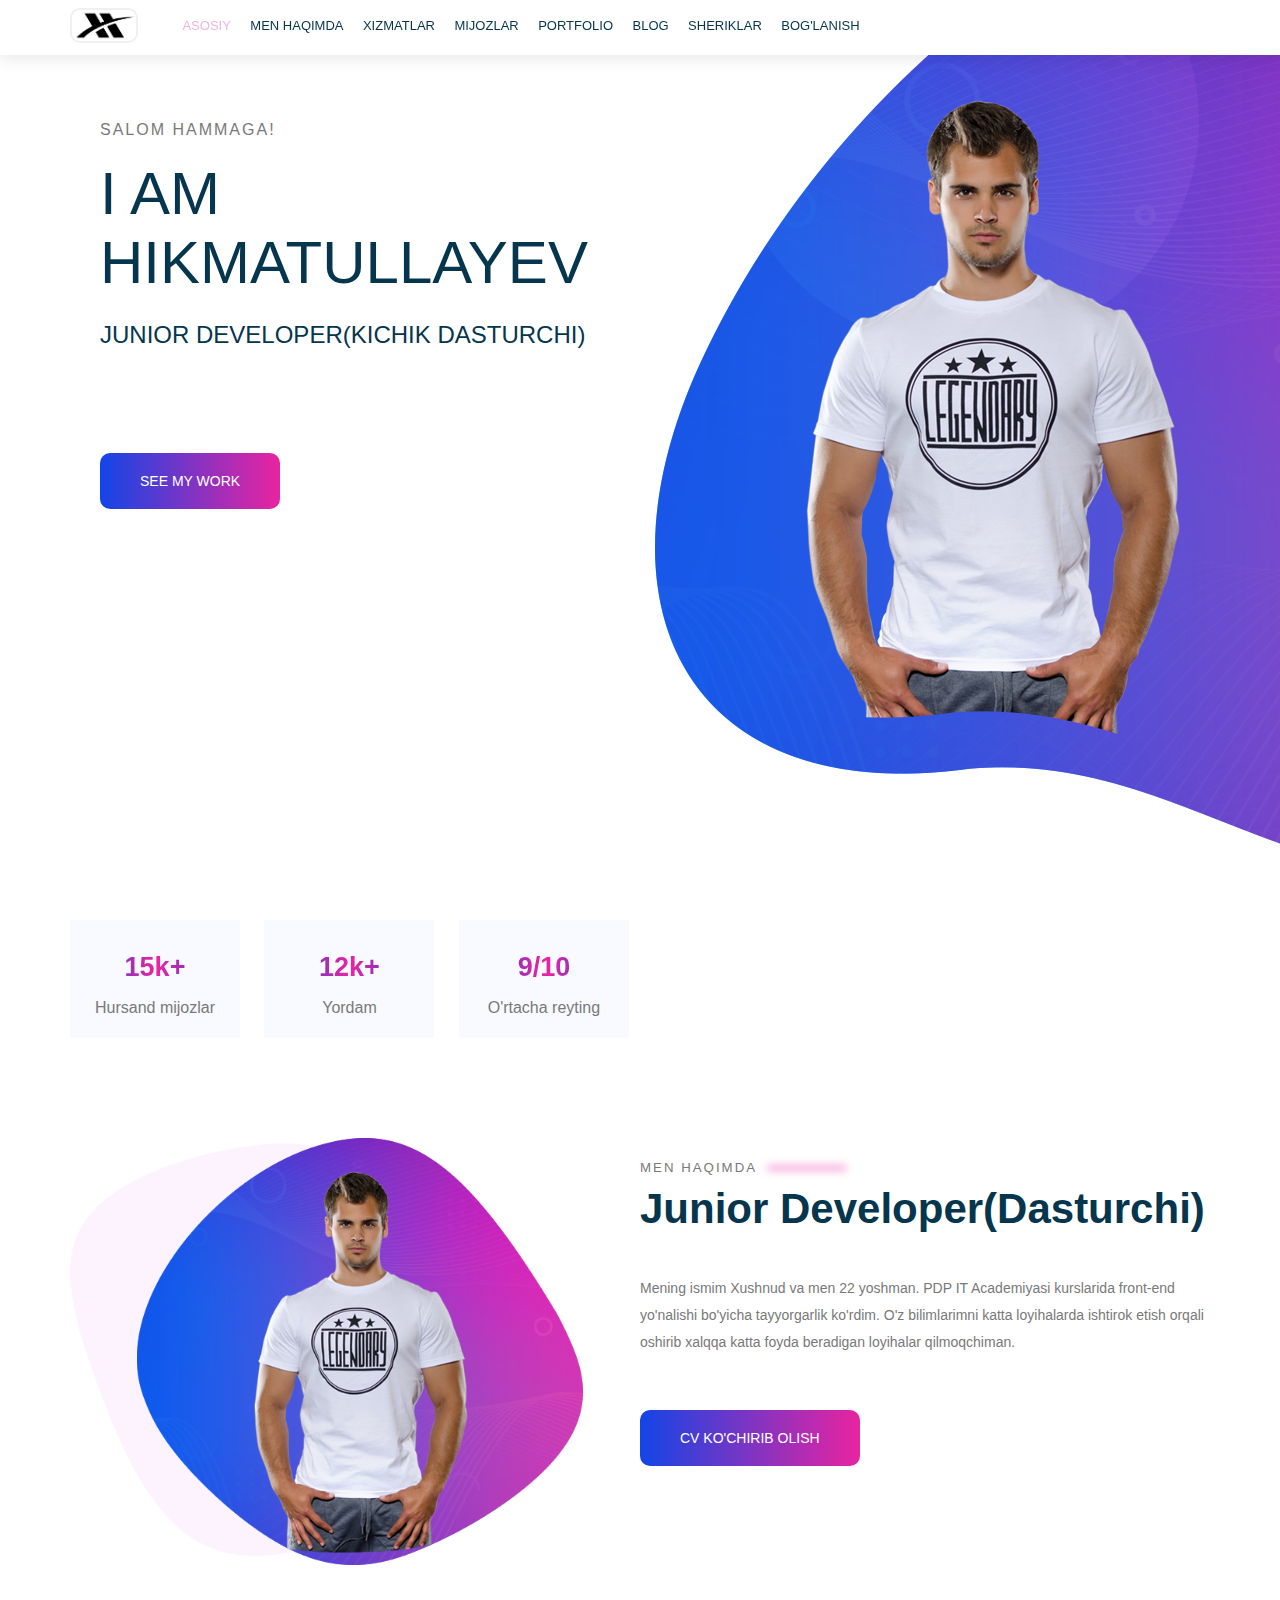
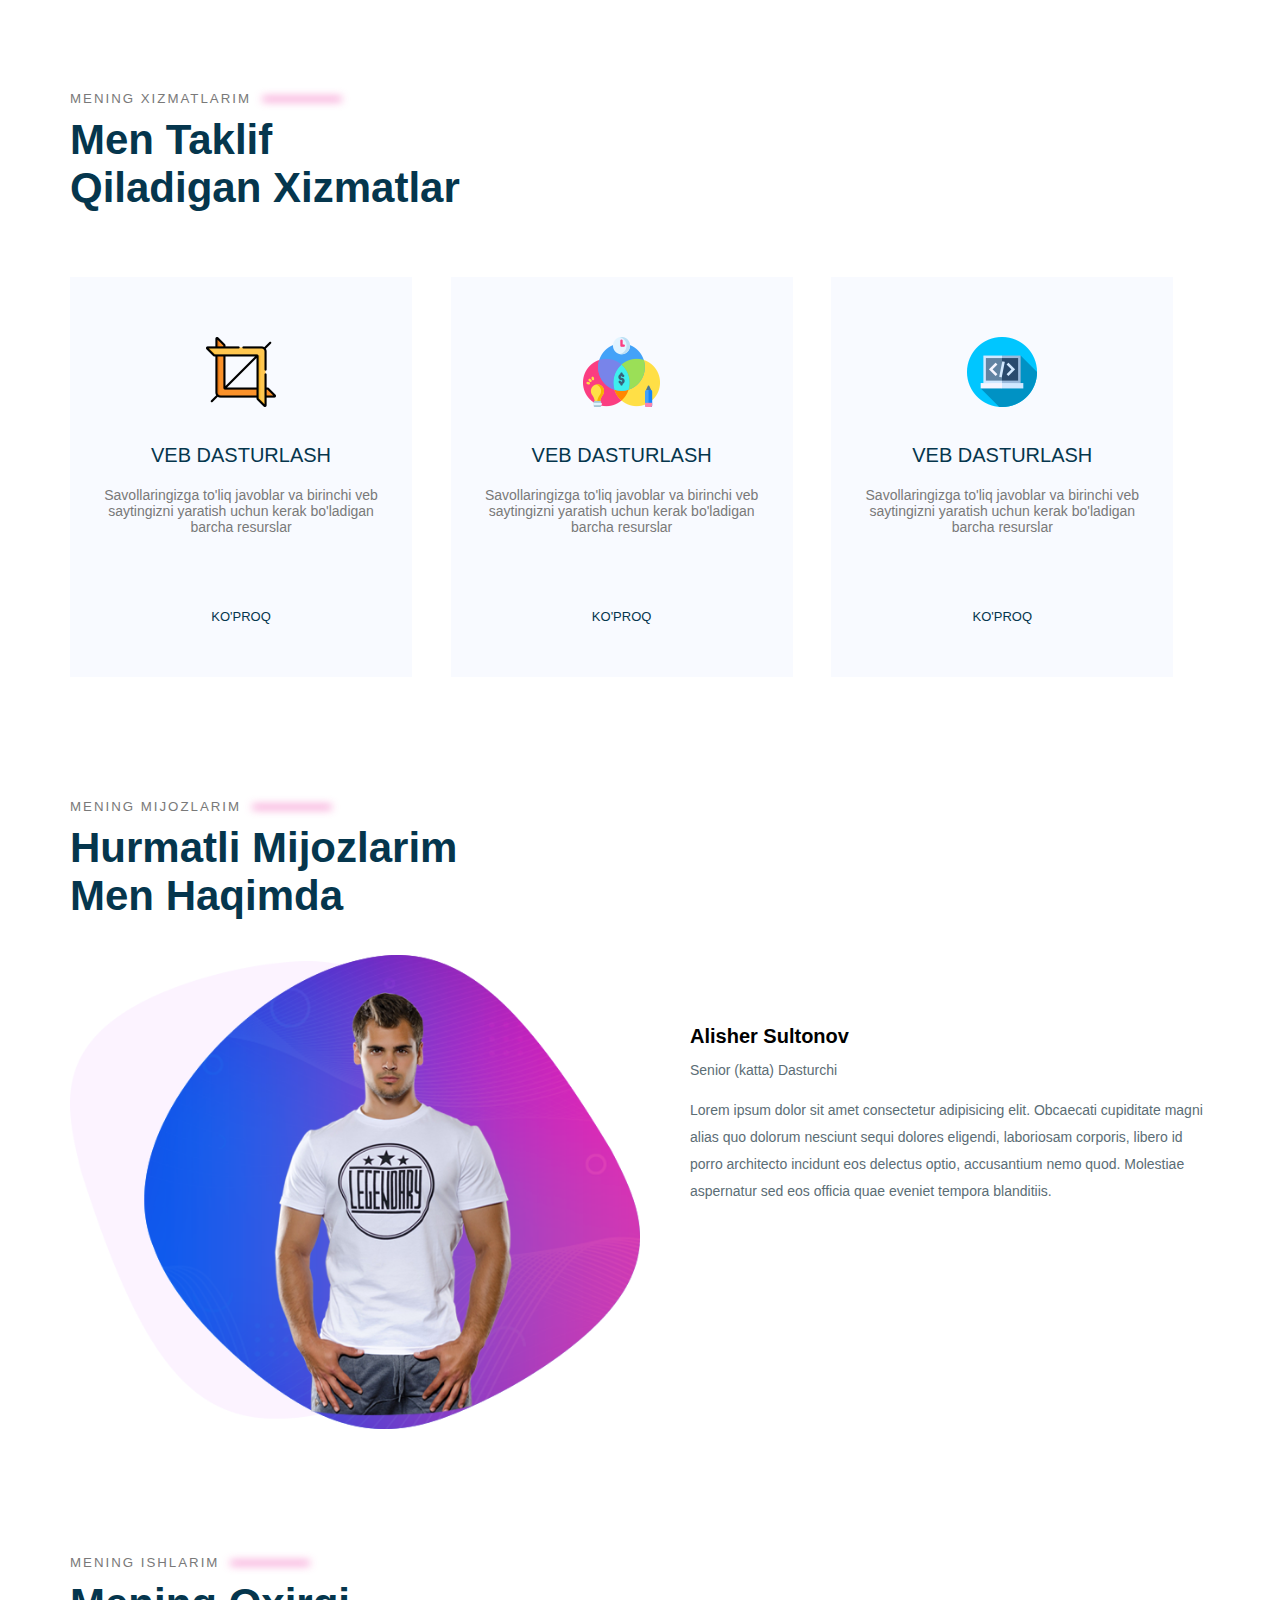
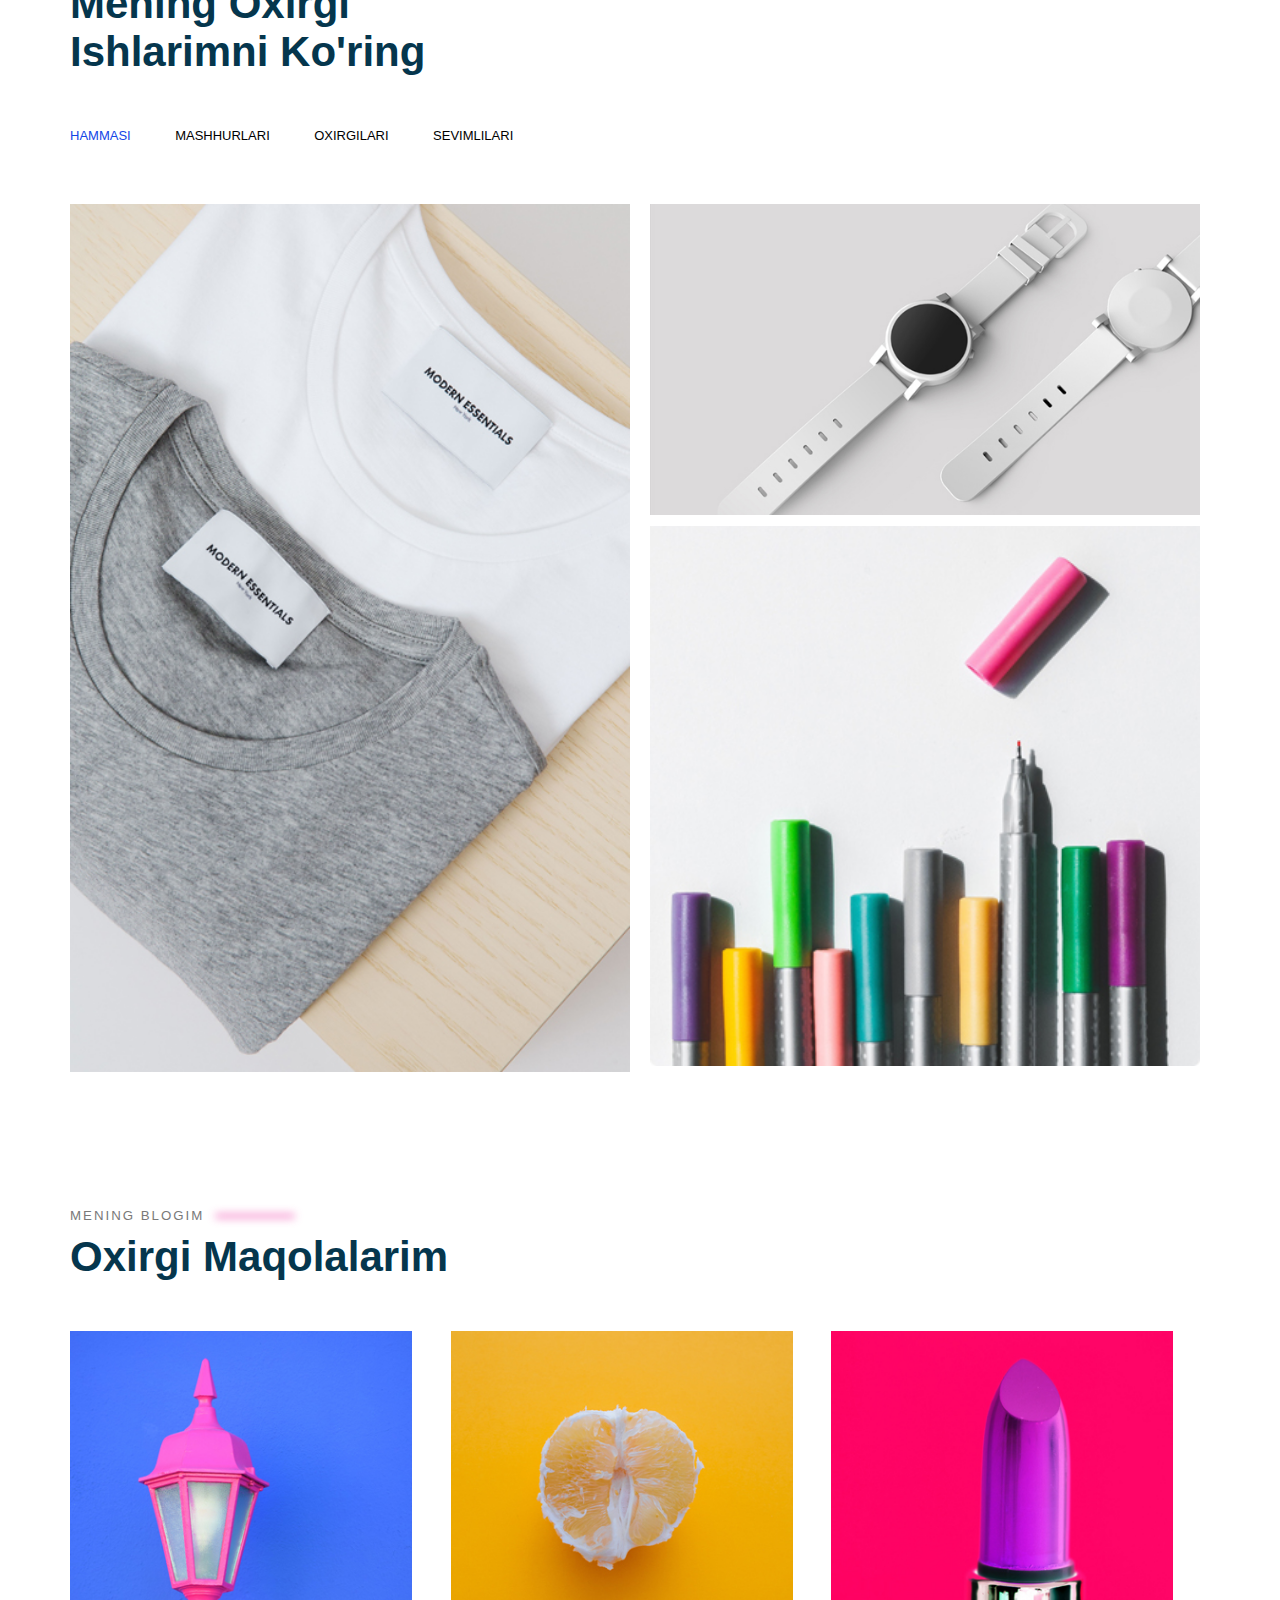
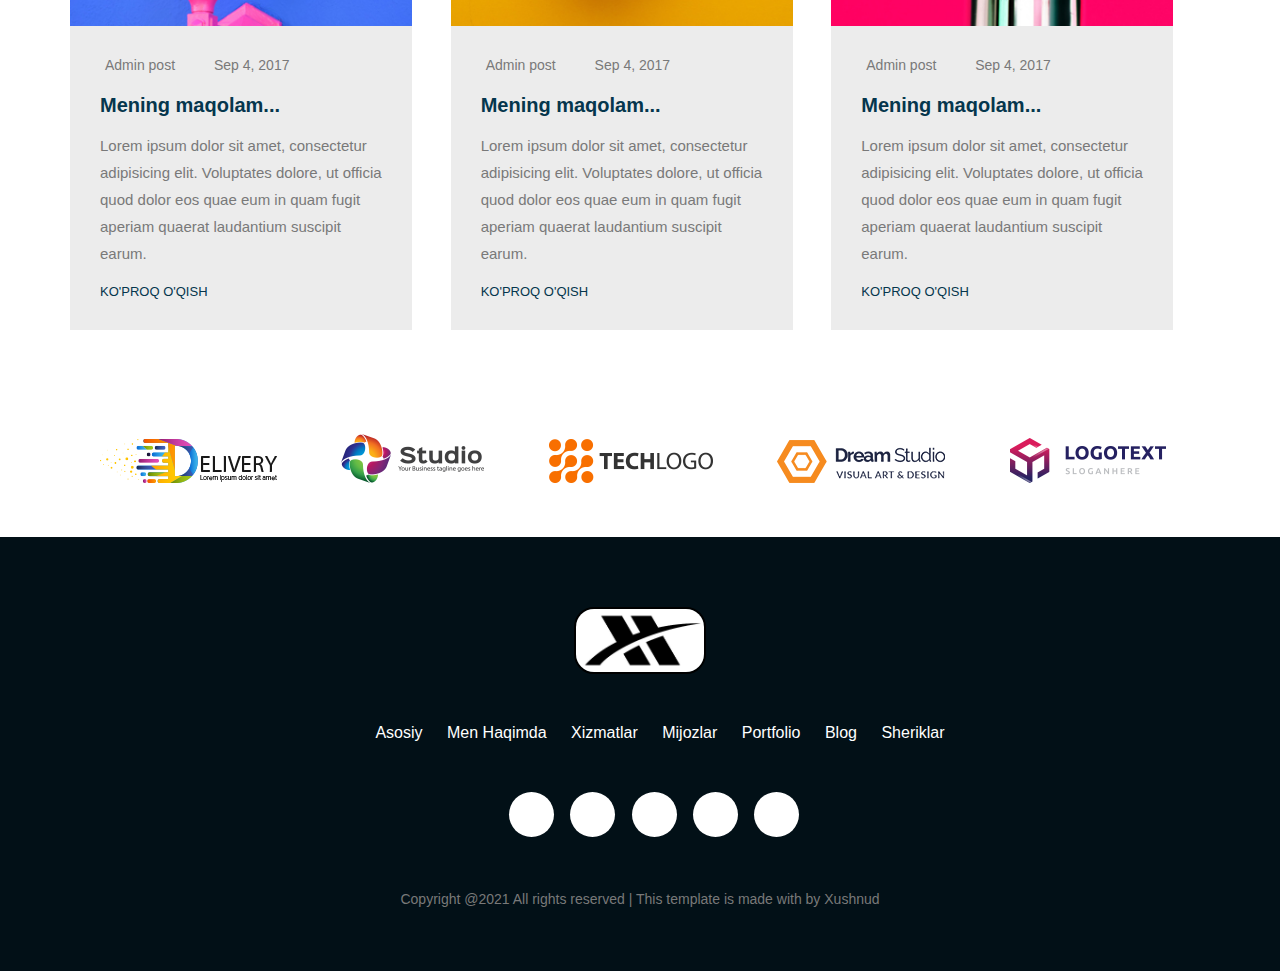
<file: index.html>
<!DOCTYPE html>
<html lang="en">

<head>
    <meta charset="UTF-8">
    <meta http-equiv="X-UA-Compatible" content="IE=edge">
    <meta name="viewport" content="width=device-width, initial-scale=1.0">
    <title>PortfolioWebSayt</title>

    <link rel="icon" href="./images/titleicon.png">
    <link rel="stylesheet" href="https://cdnjs.cloudflare.com/ajax/libs/font-awesome/5.15.3/css/all.min.css"
        integrity="sha512-iBBXm8fW90+nuLcSKlbmrPcLa0OT92xO1BIsZ+ywDWZCvqsWgccV3gFoRBv0z+8dLJgyAHIhR35VZc2oM/gI1w=="
        crossorigin="anonymous" referrerpolicy="no-referrer" />
    <link rel="stylesheet" href="./css/shared.css">
    <link rel="stylesheet" href="./css/main.css">
</head>

<body>
    <!-- Header Section -->

    <header class="main-header">
        <div class="container">
            <div class="main-header__brand">
                <a href="index.html">
                    <img src="./images/mark (1).jpeg" alt="Logo">
                </a>
            </div>
            <nav class="main-navigation">
                <ul class="main-navigation__items">
                    <li class="main-navigation__item active">
                        <a href="#main-section">Asosiy</a>
                    </li>
                    <li class="main-navigation__item">
                        <a href="#about-me">Men Haqimda</a>
                    </li>
                    <li class="main-navigation__item">
                        <a href="#services">Xizmatlar</a>
                    </li>
                    <li class="main-navigation__item">
                        <a href="#clients">Mijozlar</a>
                    </li>
                    <li class="main-navigation__item">
                        <a href="#portfolio">Portfolio</a>
                    </li>
                    <li class="main-navigation__item">
                        <a href="#blog">Blog</a>
                    </li>
                    <li class="main-navigation__item">
                        <a href="#partners">Sheriklar</a>
                    </li>
                    <li class="main-navigation__item">
                        <a href="contact.html">Bog'lanish</a>
                    </li>
                </ul>
            </nav>
        </div>
    </header>
    <!-- /Header Section -->


    <!-- Main Section -->
    <div class="main-banner">
        <div class="container">
            <section id="main-section" class="main-section">
                <div class="main-section__info">
                    <h4 class="main-section__welcome to-uppercase">Salom Hammaga!</h4>
                    <h1 class="main-section__introduction to-uppercase">I am Hikmatullayev</h1>
                    <h3 class="main-section__position to-uppercase">Junior Developer(Kichik Dasturchi)</h3>
                    <div class="main-section__social-networks">
                        <a href="https://t.me/xushnud1998">
                            <i class="fab fa-telegram"></i>
                        </a>
                        <a href="#">
                            <i class="fab fa-instagram"></i>
                        </a>
                        <a href="#">
                            <i class="fab fa-twitter"></i>
                        </a>
                        <a href="">
                            <i class="fab fa-facebook"></i>
                        </a>
                        <a href="">
                            <i class="fab fa-youtube"></i>
                        </a>
                    </div>
                    <button type="button" class="main-section__action button to-uppercase">See My Work</button>
                </div>
                <div class="main-section__image">
                    <img src="./images/me.png" alt="My Image">
                </div>
            </section>
            <div class="clearfix"></div>
        </div>
    </div>

    <!-- /Main Section -->


    <!-- Statistics Section -->
    <div class="container">
        <section id="statistics" class="statistics">
            <div class="statistics-item">
                <h3 class="statistics__number">
                    15k+
                </h3>
                <p class="statistics__title">
                    Hursand mijozlar
                </p>
            </div>
            <div class="statistics-item">
                <h3 class="statistics__number">
                    12k+
                </h3>
                <p class="statistics__title">
                    Yordam
                </p>
            </div>
            <div class="statistics-item">
                <h3 class="statistics__number">
                    9/10
                </h3>
                <p class="statistics__title">
                    O'rtacha reyting
                </p>
            </div>
        </section>
    </div>
    <!-- /Statistics Section -->


    <!-- About ME Section -->
    <div class="container">
        <section id="about-me" class="about-me">
            <div class="about-me__image">
                <img src="./images/about-me.png" alt="About me image">
            </div>
            <div class="about-me__info">
                <h5 class="section-subtitle">
                    Men haqimda
                    <span class="blur-line"></span>
                </h5>
                <h3 class="section-title">
                    Junior Developer(Dasturchi)
                </h3>
                <p class="about-me__description">
                    Mening ismim Xushnud va men 22 yoshman. PDP IT Academiyasi kurslarida front-end yo'nalishi bo'yicha
                    tayyorgarlik ko'rdim. O'z bilimlarimni katta loyihalarda ishtirok etish orqali oshirib xalqqa katta
                    foyda beradigan loyihalar qilmoqchiman.
                </p>
                <button type="button" class="button about-me__action to-uppercase">CV ko'chirib olish</button>
            </div>
        </section>
        <div class="clearfix"></div>
    </div>
    <!-- /About ME Section -->


    <!-- Services Section -->
    <div class="container">
        <section id="services" class="services">
            <h5 class="section-subtitle">Mening xizmatlarim
                <span class="blur-line"></span>
            </h5>

            <h2 class="section-title">Men taklif <br>qiladigan xizmatlar</h2>
            <div class="services-section__cards">
                <div class="services-section__card">
                    <img src="./images/service-1.png" class="services-section__card-icon" alt="Service 1">
                    <h5 class="services-section__card-title">
                        Veb Dasturlash
                    </h5>
                    <p class="services-section__card-description">
                        Savollaringizga to'liq javoblar va birinchi veb saytingizni yaratish uchun kerak bo'ladigan
                        barcha resurslar
                    </p>
                    <a href="#" class="services-section__card-link">Ko'proq</a>
                </div>
                <div class="services-section__card">
                    <img src="./images/service-2.png" class="services-section__card-icon" alt="Service 2">
                    <h5 class="services-section__card-title">
                        Veb Dasturlash
                    </h5>
                    <p class="services-section__card-description">
                        Savollaringizga to'liq javoblar va birinchi veb saytingizni yaratish uchun kerak bo'ladigan
                        barcha resurslar
                    </p>
                    <a href="#" class="services-section__card-link">Ko'proq</a>
                </div>
                <div class="services-section__card">
                    <img src="./images/service-3.png" class="services-section__card-icon" alt="Service 3">
                    <h5 class="services-section__card-title">
                        Veb Dasturlash
                    </h5>
                    <p class="services-section__card-description">
                        Savollaringizga to'liq javoblar va birinchi veb saytingizni yaratish uchun kerak bo'ladigan
                        barcha resurslar
                    </p>
                    <a href="#" class="services-section__card-link">Ko'proq</a>
                </div>
            </div>
        </section>
    </div>
    <!-- /Services Section -->


    <!-- Clients -->
    <div class="container">
        <section id="clients" class="clients">
            <h5 class="section-subtitle">
                Mening mijozlarim
                <span class="blur-line"></span>
            </h5>
            <h2 class="section-title">Hurmatli mijozlarim <br>men haqimda</h2>
            <div class="clients-section__items">
                <div class="clients-section__item">
                    <div class="clients-section__item-image">
                        <img src="./images/about-me.png" alt="Client image">
                    </div>
                    <div class="clients-section__item-info">
                        <h3 class="clients-section__item-name">
                            Alisher Sultonov
                        </h3>
                        <p class="clients-section__item-position">
                            Senior (katta) Dasturchi
                        </p>
                        <p class="clients-section__item-review">
                            Lorem ipsum dolor sit amet consectetur adipisicing elit. Obcaecati cupiditate magni alias
                            quo dolorum nesciunt sequi dolores eligendi, laboriosam corporis, libero id porro architecto
                            incidunt eos delectus optio, accusantium nemo quod. Molestiae aspernatur sed eos officia
                            quae eveniet tempora blanditiis.
                        </p>
                        <div class="clients-section__item-rate">
                            <i class="fas fa-star"></i>
                            <i class="fas fa-star"></i>
                            <i class="fas fa-star"></i>
                            <i class="fas fa-star"></i>
                            <i class="fas fa-star disabled"></i>
                        </div>
                    </div>
                </div>
            </div>
        </section>
        <div class="clearfix"></div>
    </div>
    <!-- /Clients -->


    <!-- Portfolio Section -->
    <div class="container">
        <section id="portfolio" class="portfolio">
            <h5 class="section-subtitle">Mening ishlarim
                <span class="blur-line"></span>
            </h5>
            <h2 class="section-title">Mening Oxirgi <br>Ishlarimni Ko'ring</h2>
            <ul class="portfolio-section__filters">
                <li class="portfolio-section__filter active">Hammasi</li>
                <li class="portfolio-section__filter">Mashhurlari</li>
                <li class="portfolio-section__filter">Oxirgilari</li>
                <li class="portfolio-section__filter">Sevimlilari</li>
            </ul>
            <div class="portfolio-section__items">
                <div class="portfolio-section__item portfolio-section__item1">
                    <img src="./images/portfolio-1.jpg" alt="Portfolio image 1" class="portfolio-section__item-image">
                    <div class="portfolio-section__item-overlay"></div>
                    <div class="portfolio-section__item-info">
                        <h4>
                            <a href="#">Portfolio item1</a>
                        </h4>
                        <p>
                            Ishim haqida
                        </p>
                    </div>
                </div>
                <div class="portfolio-section__item portfolio-section__item2">
                    <img src="./images/portfolio-2.jpg" alt="Portfolio image 2" class="portfolio-section__item-image">
                    <div class="portfolio-section__item-overlay"></div>
                    <div class="portfolio-section__item-info">
                        <h4>
                            <a href="#">Portfolio item2</a>
                        </h4>
                        <p>
                            Ishim haqida
                        </p>
                    </div>
                </div>
                <div class="portfolio-section__item portfolio-section__item3">
                    <img src="./images/portfolio-3.jpg" alt="Portfolio image 3" class="portfolio-section__item-image">
                    <div class="portfolio-section__item-overlay"></div>
                    <div class="portfolio-section__item-info">
                        <h4>
                            <a href="#">Portfolio item3</a>
                        </h4>
                        <p>
                            Ishim haqida
                        </p>
                    </div>
                </div>
            </div>
        </section>
    </div>
    <!-- /Portfolio Section -->


    <!-- Blog Section -->
    <div class="container">
        <section id="blog" class="blog">
            <h5 class="section-subtitle">Mening Blogim
                <span class="blur-line"></span>
            </h5>
            <h2 class="section-title">Oxirgi Maqolalarim</h2>
            <div class="blog-section__items">
                <div class="blog-section__item">
                    <div class="blog-section__item-image">
                        <img src="./images/blog-1.jpg" alt="Blog 1 image">
                    </div>
                    <div class="blog-section__item-info">
                        <div class="blog-section__item__main-info">
                            <span class="blog-section__item-author">
                                <i class="fa fa-user"></i>
                                Admin post
                            </span>
                            <span class="bolog-section__item-date">
                                <i class="fa fa-calendar"></i>
                                Sep 4, 2017
                            </span>
                        </div>
                        <h5 class="blog-section__item-title">
                            Mening maqolam...
                        </h5>
                        <p class="blog-section__item-description">
                            Lorem ipsum dolor sit amet, consectetur adipisicing elit. Voluptates dolore, ut officia quod
                            dolor eos quae eum in quam fugit aperiam quaerat laudantium suscipit earum.
                        </p>
                        <a href="#" class="blog-section__item__learn-more">
                            Ko'proq o'qish
                        </a>
                    </div>
                </div>
                <div class="blog-section__item">
                    <div class="blog-section__item-image">
                        <img src="./images/blog-2.jpg" alt="Blog 2 image">
                    </div>
                    <div class="blog-section__item-info">
                        <div class="blog-section__item__main-info">
                            <span class="blog-section__item-author">
                                <i class="fa fa-user"></i>
                                Admin post
                            </span>
                            <span class="bolog-section__item-date">
                                <i class="fa fa-calendar"></i>
                                Sep 4, 2017
                            </span>
                        </div>
                        <h5 class="blog-section__item-title">
                            Mening maqolam...
                        </h5>
                        <p class="blog-section__item-description">
                            Lorem ipsum dolor sit amet, consectetur adipisicing elit. Voluptates dolore, ut officia quod
                            dolor eos quae eum in quam fugit aperiam quaerat laudantium suscipit earum.
                        </p>
                        <a href="#" class="blog-section__item__learn-more">
                            Ko'proq o'qish
                        </a>
                    </div>
                </div>
                <div class="blog-section__item">
                    <div class="blog-section__item-image">
                        <img src="./images/blog-3.jpg" alt="Blog 3 image">
                    </div>
                    <div class="blog-section__item-info">
                        <div class="blog-section__item__main-info">
                            <span class="blog-section__item-author">
                                <i class="fa fa-user"></i>
                                Admin post
                            </span>
                            <span class="bolog-section__item-date">
                                <i class="fa fa-calendar"></i>
                                Sep 4, 2017
                            </span>
                        </div>
                        <h5 class="blog-section__item-title">
                            Mening maqolam...
                        </h5>
                        <p class="blog-section__item-description">
                            Lorem ipsum dolor sit amet, consectetur adipisicing elit. Voluptates dolore, ut officia quod
                            dolor eos quae eum in quam fugit aperiam quaerat laudantium suscipit earum.
                        </p>
                        <a href="#" class="blog-section__item__learn-more">
                            Ko'proq o'qish
                        </a>
                    </div>
                </div>
            </div>
        </section>
    </div>
    <!-- /Blog Section -->


    <!-- Partners Section -->
    <div class="container">
        <section id="partners" class="partners">
            <div class="partner">
                <img src="./images/partner-1.png" alt="Partner 1">
            </div>
            <div class="partner">
                <img src="./images/partner-2.png" alt="Partner 2">
            </div>
            <div class="partner">
                <img src="./images/partner-3.png" alt="Partner 3">
            </div>
            <div class="partner">
                <img src="./images/partner-4.png" alt="Partner 4">
            </div>
            <div class="partner">
                <img src="./images/partner-5.png" alt="Partner 5">
            </div>
        </section>
    </div>
    <!-- /Partners Section -->


    <!-- Footer Section -->
    <footer class="footer">
        <div class="container">
            <div class="footer__brand">
                <img src="./images/mark (1).jpeg" alt="Logo">
            </div>
            <nav class="footer-navigation">
                <ul class="footer-navigation__items">
                    <li class="footer-navigation__item">
                        <a href="#main-section">Asosiy</a>
                    </li>
                    <li class="footer-navigation__item">
                        <a href="#about-me">Men Haqimda</a>
                    </li>
                    <li class="footer-navigation__item">
                        <a href="#services">Xizmatlar</a>
                    </li>
                    <li class="footer-navigation__item">
                        <a href="#clients">Mijozlar</a>
                    </li>
                    <li class="footer-navigation__item">
                        <a href="#portfolio">Portfolio</a>
                    </li>
                    <li class="footer-navigation__item">
                        <a href="#blog">Blog</a>
                    </li>
                    <li class="footer-navigation__item">
                        <a href="#partners">Sheriklar</a>
                    </li>
                </ul>
            </nav>
            <ul class="footer__socials">
                <li class="footer__social">
                    <a href="https://t.me/xushnud1998">
                        <i class="fab fa-telegram"></i>
                    </a>
                </li>
                <li class="footer__social">
                    <a href="#">
                        <i class="fab fa-instagram"></i>
                    </a>
                </li>
                <li class="footer__social">
                    <a href="#">
                        <i class="fab fa-twitter"></i>
                    </a>
                </li>
                <li class="footer__social">
                    <a href="">
                        <i class="fab fa-facebook"></i>
                    </a>
                </li>
                <li class="footer__social">
                    <a href="#">
                        <i class="fab fa-youtube"></i>
                    </a>
                </li>
            </ul>
            <p class="footer__text">
                Copyright @2021 All rights reserved | This template is made with <i class="fas fa-heart"></i> by Xushnud
            </p>
        </div>
    </footer>
    <!-- /Footer Section -->


</body>

</html>
</file>
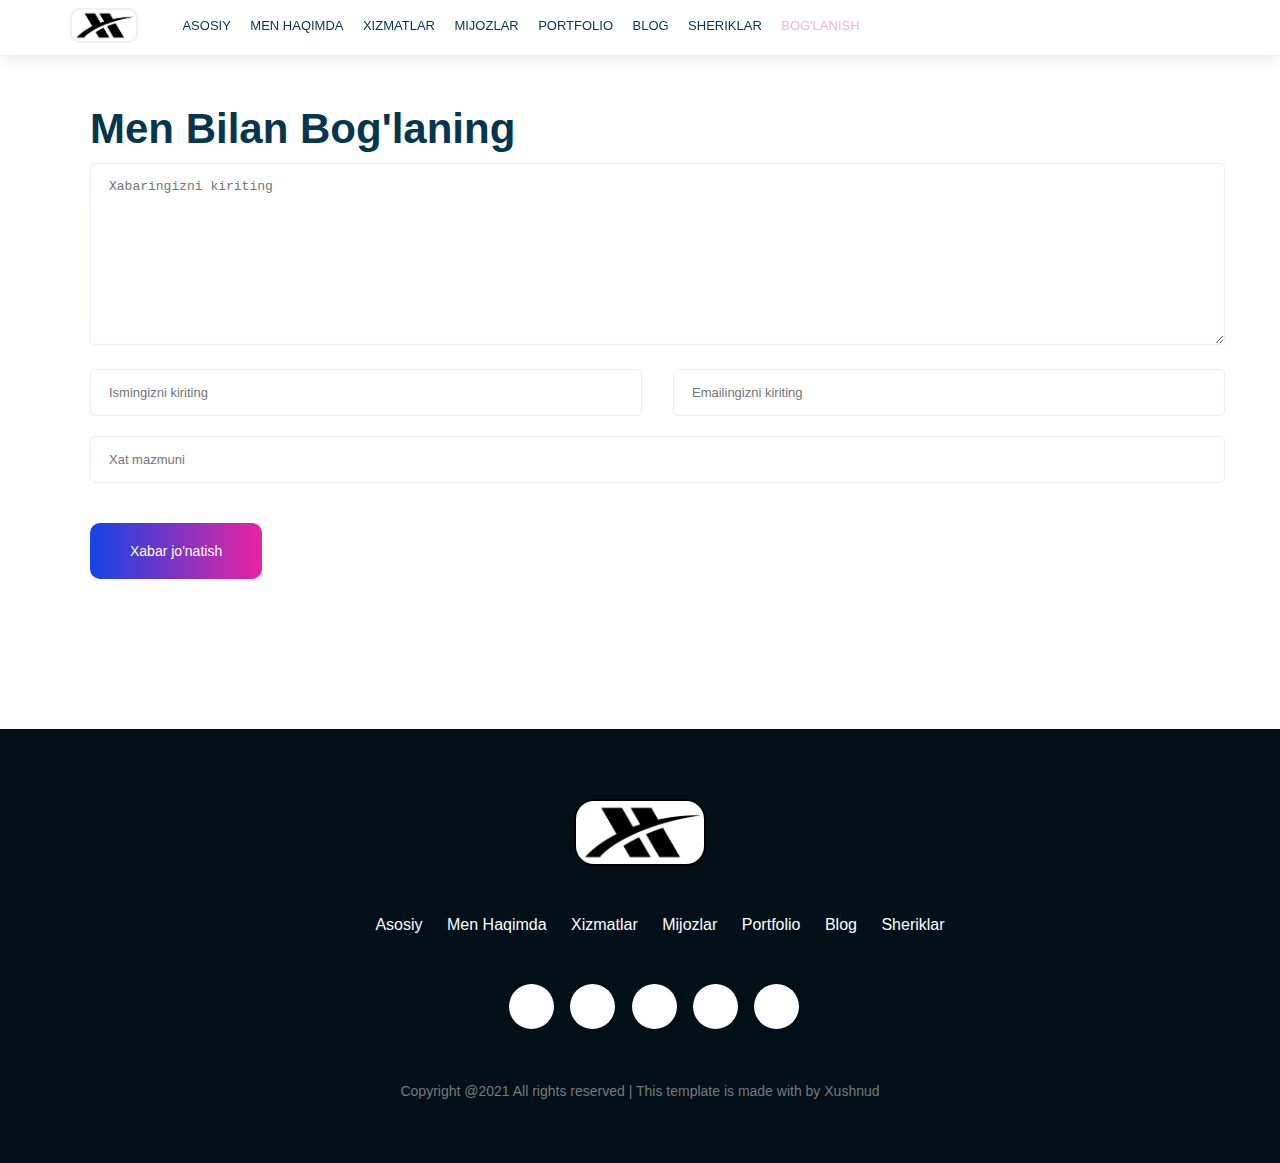
<file: contact.html>
<!DOCTYPE html>
<html lang="en">

<head>
    <meta charset="UTF-8">
    <meta http-equiv="X-UA-Compatible" content="IE=edge">
    <meta name="viewport" content="width=device-width, initial-scale=1.0">
    <title>Portfolio-Contact</title>
    <link rel="icon" href="./images/titleicon.png">
    <link rel="stylesheet" href="https://cdnjs.cloudflare.com/ajax/libs/font-awesome/5.15.3/css/all.min.css" integrity="sha512-iBBXm8fW90+nuLcSKlbmrPcLa0OT92xO1BIsZ+ywDWZCvqsWgccV3gFoRBv0z+8dLJgyAHIhR35VZc2oM/gI1w==" crossorigin="anonymous" referrerpolicy="no-referrer" />
    <link rel="stylesheet" href="./css/shared.css">
    <link rel="stylesheet" href="./css/contact.css">
</head>

<body>
    <!-- Header Section -->

    <header class="main-header">    
        <div class="container">
            <div class="main-header__brand">
                <a href="index.html">
                    <img src="./images/mark (1).jpeg" alt="Logo">   
                </a>
            </div>
            <nav class="main-navigation">
                <ul class="main-navigation__items">
                    <li class="main-navigation__item">
                        <a href="index.html">Asosiy</a>
                    </li>
                    <li class="main-navigation__item">
                        <a href="#">Men Haqimda</a>
                    </li>
                    <li class="main-navigation__item">
                        <a href="#">Xizmatlar</a>
                    </li>
                    <li class="main-navigation__item">
                        <a href="#">Mijozlar</a>
                    </li>
                    <li class="main-navigation__item">
                        <a href="#">Portfolio</a>
                    </li>
                    <li class="main-navigation__item">
                        <a href="#">Blog</a>
                    </li>
                    <li class="main-navigation__item" class="main-navigation__item">
                        <a href="#">Sheriklar</a>
                    </li>
                    <li class="main-navigation__item active">
                        <a href="contact.html">Bog'lanish</a>
                    </li>
                </ul>
            </nav> 
        </div>
    </header>
    <!-- /Header Section -->

    <!-- Form Contact -->

    <div class="container">
        <section class="contact">
            <div class="section-title">
                Men bilan Bog'laning
            </div>
            <form action="/server.php" method="GET">
                <textarea rows="10" placeholder="Xabaringizni kiriting" name="message"></textarea>
                <div class="half-row contact__firstname">
                    <input type="text" placeholder="Ismingizni kiriting" name="firstname">
                </div>
                <div class="half-row contact__email">
                    <input type="email" placeholder="Emailingizni kiriting" name="email">
                </div>
                <input type="text" placeholder="Xat mazmuni" name="subject">
                <button type="submit" class="button contact__send">Xabar jo'natish</button>
            </form>
        </section>
    </div>
    <!-- /Form Contact -->

    <!-- Footer Section -->
    
    <footer class="footer">
        <div class="container">
            <div class="footer__brand">
                <img src="./images/mark (1).jpeg" alt="Logo">
            </div>
            <nav class="footer-navigation">
                <ul class="footer-navigation__items">
                    <li class="footer-navigation__item">
                        <a href="#">Asosiy</a>
                    </li>
                    <li class="footer-navigation__item">
                        <a href="#">Men Haqimda</a>
                    </li>
                    <li class="footer-navigation__item">
                        <a href="#">Xizmatlar</a>
                    </li>
                    <li class="footer-navigation__item">
                        <a href="#">Mijozlar</a>
                    </li>
                    <li class="footer-navigation__item">
                        <a href="#">Portfolio</a>
                    </li>
                    <li class="footer-navigation__item">
                        <a href="#">Blog</a>
                    </li>
                    <li class="footer-navigation__item">
                        <a href="#">Sheriklar</a>
                    </li>
                </ul>
            </nav>
            <ul class="footer__socials">
                <li class="footer__social">
                    <a href="https://t.me/xushnud1998">
                        <i class="fab fa-telegram"></i>
                    </a>
                </li>
                <li class="footer__social">
                    <a href="#">
                        <i class="fab fa-instagram"></i>
                    </a>
                </li>
                <li class="footer__social">
                    <a href="#">
                        <i class="fab fa-twitter"></i>
                    </a>
                </li>
                <li class="footer__social">
                    <a href="">
                        <i class="fab fa-facebook"></i>
                    </a>
                </li>
                <li class="footer__social">
                    <a href="#">
                        <i class="fab fa-youtube"></i>
                    </a>
                </li>
            </ul>
            <p class="footer__text">
                Copyright @2021 All rights reserved | This template is made with <i class="fas fa-heart"></i> by Xushnud
            </p>
        </div>
    </footer>
    <!-- /Footer Section -->

</body>

</html>
</file>
<file: css/shared.css>
/* Core Styles */

html {
    scroll-behavior: smooth;
}

body {
    margin: 0;
    font-family: 'Roboto', sans-serif;
}

a {
    transition: all 0.3s ease-in-out;
}

.button {
    font-family: inherit;
    transition: all 0.3s ease-in-out;
}

.container {
    width: 1140px;
    margin: 0 auto;
}

.to-uppercase {
    text-transform: uppercase;
}

.clearfix{
    clear: both;
}

.section-subtitle{
    letter-spacing: 2px;
    font-weight: 500;
    margin-bottom: 10px;
    color: #797979;
    text-transform: uppercase;
}

.section-title{
    margin-top: 5px;
    font-size: 42px;
    font-weight: 700;
    text-transform: capitalize;
    color: #05364d;
}

.button{
    border: none;
    background: linear-gradient(to right, #1345e6 0%, #ed239f 51%, #1345e6 100%);
    background-size: 200% auto;
    color: #ffffff;
    font-weight: 500;
    font-size: 14px;
    padding: 20px 40px;
    cursor: pointer;
    border-radius: 10px;
}

.button:hover {
    background-position: right center;
    transition: 0.5s;
}

.blur-line {
    display: inline-block;
    position: relative;
    top: -2px;
    margin-left: 5px;
    width: 80px;
    height: 4px;
    background-color: rgba(237,35,159,0.6);
    filter: blur(4px);
    border-radius: 4px;
}   

/* Main header styles */

.main-header {
    z-index: 9999;
    position: fixed;
    top: 0;
    left: 0;
    width: 100%;
    background-color: white;
    box-shadow: 0px 3px 16px 0px rgb(0 0 0 / 10%);
}

.main-header__brand {
    display: inline-block;
    vertical-align: middle;
}

.main-header__brand img {
    width: 64px;
}

.main-header__brand a img {
    border: 2px solid rgb(240, 240, 240);
    border-radius: 10px;
}


/* Navigation styles */

.main-navigation {
    display: inline-block;
    vertical-align: middle;
    height: 55px;
}

.main-navigation__item {
    display: inline-block;
    padding-right: 15px;
}

.main-navigation__item a {
    color: #05364d;
    text-decoration: none;
    text-transform: uppercase;
    font-size: 13px;
    font-weight: 500;
}

.main-navigation__item a:hover {
    color: #efb6df;
}

.main-navigation__item.active a {
    color: #efb6df;
}

/* Footer Styles */
.footer{
    margin-top: 50px;
    padding: 50px 0;
    background-color: #021017;
    text-align: center;
}

.footer__brand img{
    margin-top: 20px;
    margin-bottom: 30px;
    width: 128px;
    border: 2px solid black;
    border-radius: 20px;
}

.footer-navigation__items {
    margin-bottom: 50px;
}

.footer-navigation__item {
    display: inline-block;
    padding: 0 10px;
}

.footer-navigation__item a {
    color: white;
    text-decoration: none;
}

.footer__social {
    display: inline-block;
    width: 45px;
    height: 45px;
    line-height: 45px;
    text-align: center;
    background: #ffffff;
    border-radius: 36px;
    color: #05364d;
    font-size: 16px;
    margin-right: 12px;
    cursor: pointer;
}

.footer__social a{
    color: #021017;
}

.footer__social:hover {
    background: linear-gradient(90deg, #1345e6, #ed239f 100%);
}

.footer__social:hover a {
    color: white;
}

.footer__text{
    font-size: 14px;
    margin-top: 50px;
    color: #797979;
}

@media only screen and (max-width: 991px) {

    .container{
        width: 90%;
    }

    /* Navigation */
    .main-navigation{
        display: none;
    }
    
    /* Footer */
    .footer-navigation {
        display: none;
    }
    
}

@media only screen and (max-width: 767px) {
    .container {
        width: 92%;
    }

    
    
}
</file>
<file: css/main.css>
/* Main section styles */

.main-banner {
    background: url('../images/main-banner.png');
    background-position: center;
    background-size: cover;
    min-height: 890px;
}

.main-section {
    padding: 100px 30px;
}

.main-section>div {
    width: 50%;
    float: left;
}

.main-section__image {
    text-align: right;
}

.main-section__welcome {
    font-size: 16px;
    font-weight: 400;
    margin-bottom: 20px;
    letter-spacing: 2px;
    color: #797979;
}

.main-section__introduction {
    margin-top: 20px;
    font-size: 60px;
    font-weight: 500;
    margin-bottom: 20px;
    color: #05364e;
}

.main-section__position {
    color: #05364e;
    font-size: 24px;
    font-weight: 300;
    margin-bottom: 20px;
}

.main-section__social-networks a {
    color: #8fa1aa;
    font-size: 20px;
    display: inline-block;
    margin: 25px 20px 25px 0px;
    cursor: pointer;
}

.main-section__social-networks a:hover i{
    color: #1c44e4;
}

.main-section__action {
    margin-top: 30px;
}

/* Statistics Section */

.statistics {
    padding-top: 30px;
}

.statistics-item {
    display: inline-block;
    background-color: #f8faff;
    text-align: center;
    padding: 5px 10px;
    margin-right: 20px;
    width: 150px;
}

.statistics__number {
    background: linear-gradient(to right, #1345e6 0%, #ed239f 51%, #1345e6 100%);
    -webkit-background-clip: text;
    -webkit-text-fill-color: transparent;
    font-size: 27px;
    margin-bottom: 5px;
}
.statistics__title {
    font-size: 16px;
    color: #797979;
    font-weight: 300;
}

/* About me Section */

.about-me {
    padding-top: 100px;
}

.about-me > div {
    width: 50%;
    float:left;
}

.about-me__image img{
    width: 90%;
}

.about-me__action {
    margin-top: 40px;
}

.about-me__description {
    font-size: 14px;
    font-weight: 300;
    color: #797979;
    line-height: 27px;
}

/* Services section styles */
.services{
    padding-top: 100px;
}

.services-section__card{
    display: inline-block;
    height: 400px;
    width: 30%;
    padding: 60px 30px;
    background-color:#f8faff;
    margin-right: 3%;
    text-align: center;
    box-sizing: border-box;
    margin-top: 30px;
    transition: all 0.5s ease 0s;
}

.services-section__card-title{
    color: #05364d;
    font-size: 20px;
    font-weight: 500;
    margin-bottom: 20px;
    text-transform: uppercase;
}

.services-section__card-description {
    font-size: 14px;
    list-style: 27px;
    font-weight: 300;
    color: #797979;
}

.services-section__card-link{
    display: inline-block;
    font-size: 13px;
    font-weight: 500;
    text-transform: uppercase;
    color: #05364d;
    text-decoration: none;
    padding-top: 60px;
}

.services-section__card:hover {
    background-color: #5f30ff;
}

.services-section__card:hover .services-section__card-title,
.services-section__card:hover .services-section__card-description,
.services-section__card:hover .services-section__card-link {
    color: #ffffff;
}

/* Clients Section Styles */

.clients {
    padding-top: 100px;
}

.clients-section__item > div{
    width: 50%;
    float: left;
    box-sizing: border-box;
}

.clients-section__item-image img{
    width: 100%;
}

.clients-section__item-info {
    padding-top: 50px;
    padding-left: 50px;
}

.clients-section__item-name {
    font-size: 20px;
    margin-bottom: 2px;
}

.clients-section__item-position {
    font-size: 14px;
    font-weight: 300;
    color:#5b6d75;
}

.clients-section__item-review{
    padding-top: 5px;
    font-size: 14px;
    line-height: 27px;
    font-weight: 300;
    color: #5b6d75;
}

.clients-section__item-rate {
    padding-top: 20px;
    color: #ffd805;
}

.clients-section__item-rate .disabled {
    color: #aeb9be;
}

/* Portfolio Section */

.portfolio{
    padding-top: 100px;
}

.portfolio-section__filters{
    list-style: none;
    padding-left: 0;
    margin-top: 50px;
}

.portfolio-section__filters li.active,
.portfolio-section__filters li:hover {
    color: #1345e6;
    cursor: pointer;
}

.portfolio-section__filter {
    display: inline-block;
    margin-left: 0;
    margin-right: 40px;
    font-size: 13px;
    font-weight: 400;
    text-transform: uppercase;
}

.portfolio-section__items{
    position: relative;
    margin-top: 50px;
}

.portfolio-section__item{
    position: relative;
    display: inline-block;
    cursor: pointer;
    width: 50%;
    padding: 10px;
    box-sizing: border-box;
}

.portfolio-section__item1 {
    padding-left: 0;
}

.portfolio-section__item2 {
    position: absolute;
    top: 0;
    right: 0;
}

.portfolio-section__item3 {
    position: absolute;
    top: 322px;
    right: 0;
}

.portfolio-section__item-image{
    width: 100%;
}

.portfolio-section__item-overlay {
    position: absolute;
    left: 0;
    top: 0;
    height: 100%;
    width: 100%;
    visibility: hidden;
    transition: all 0.5s ease 0s;
}

.portfolio-section__item-info {
    position: absolute;
    bottom: 44px;
    left: 80px; 
    color: #ffffff;
    visibility: hidden;
    opacity: 0;
    transition: all 1s ease 0s;
}

.portfolio-section__item-info a{
    color: white;
    text-decoration: none;

}

.portfolio-section__item:hover .portfolio-section__item-overlay {
    visibility: visible;
    background-color:rgba(126, 153, 243, 0.9);
    top: 20px;
    left: 20px;
    z-index: 10;
}
.portfolio-section__item:hover .portfolio-section__item-info {
    visibility: visible;
    opacity: 1;
    bottom: 24px;
    left: 60px;
    z-index: 10;
}

/* Blog Section Styles */

.blog {
    padding-top: 100px;
}

.blog-section__items {
    margin-top: 50px;
}

.blog-section__item {
    display: inline-block;
    overflow: hidden;
    width: 30%;
    margin-right: 3%;
    box-sizing: border-box;
}

.blog-section__item:hover {
    box-shadow: 0px 10px 20px rgb(5 54 77 / 10%);
}
.blog-section__item:hover .blog-section__item-info{
    background-color: #ffffff;
}

.blog-section__item-image {
    overflow: hidden;
}

.blog-section__item-image img {
    width: 100%;
    vertical-align: middle;
    transition: all 0.5s ease 0s;
}

.blog-section__item:hover .blog-section__item-image img {
    transform: scale(1.1);
}

.blog-section__item-info{
    background-color: #ececec;
    padding: 30px;
    color: #797979;
}

.blog-section__item__main-info span {
    font-size: 14px;
    margin-right: 30px;
    font-weight: lighter;
}

.blog-section__item__main-info i {
    margin-right: 5px;
}

.blog-section__item-title{
    font-size: 20px;
    margin-top: 20px;
    margin-bottom: 15px;
    color: #05364d;
    font-weight: 700;
}

.blog-section__item-description {
    line-height: 27px;
    font-weight: 500;
    font-size: 15px;
}

.blog-section__item__learn-more {
    text-decoration: none;
    font-size: 13px;
    font-weight: 500;
    text-transform: uppercase;
    color: #05364d;
    cursor: pointer;
}

.blog-section__item__learn-more:hover {
    color: #ed239f;
}

/* Partners Section Styles */

.partners {
    padding-top: 100px;
}

.partner{
    display: inline-block;
    padding: 0 30px;
}

@media only screen and (max-width: 991px) {

    /* Main Section */
    
    .main-section__image {
        display: none;
    }
    .main-section > div {
        width: 100%;
    }

    /* Statistics */
    .statistics {
        padding-top: 1rem;
        text-align: center;
    }

    /* About me section */
    .about-me {
        padding: 1.5rem 0;
    }
    .section-title{
        font-size: 2.15rem;
    }
    .about-me > div {
        width: 100%;
    }
    .about-me__image img {
        display: none;
    }

    /* Services Section */
    .services{
        padding: 1.5rem 0; 
    }
    .services-section__card{
        width: 45%;
        margin-bottom: 20px;
    }

    /* Clients */
    .clients {
        padding: 1.5rem 0;
    }
    .clients-section__item > div{
        width: 100%;
        float: none;
    }

    /* Blog */
    .blog {
        padding: 1.5rem 0;
    }
    .blog-section__item {
        width: 45%;
        margin-bottom: 20px;
    }

    /* Partners */
    .partners {
        padding: 1.5rem 0;
    }
    .partner{
        display: block;
        padding: 0;
        text-align: center;
        margin-bottom: 10px;
    }
}

@media only screen and (max-width: 767px) {
    /*  Main section */
    .main-banner{
        background: none;
        min-height: auto;
    }
    .main-section__introduction {
        font-size: 2.35rem;
    }
    
    .main-section__action {
        display: none;
    }
    
    /* Statistics */
    .statistics-item {
        width: 100%;
        margin-bottom: 15px;
        margin-right: 0;
        box-sizing: border-box;
    }

    /* Services Section */
    
    .services-section__card{
        width: 100%;
        margin-right: 0;
        margin-bottom: 20px;
    }

    /*  Portfolio-section */
    .portfolio-section__item{
        width: 100%; 
    }
    .portfolio-section__item2,
    .portfolio-section__item3    {
        position: static;
    }
    .portfolio {
        padding: 1.5rem 0;
    }

    /* Blog */
    .blog-section__item {
        width: 100%;
        margin-right: 0;
        margin-bottom: 20px;
    }
}
</file>
<file: css/contact.css>
.contact{
    padding: 100px 20px;
}

textarea, input {
    width: 100%;
    padding: 15px;
    margin-top: 10px;
    margin-bottom: 10px;
    border: 1px solid #f0e9ff;
    border-radius: 5px;
    padding-left: 18px;
    font-size: 13px;
    background: transparent;
    color: #495057;
}

textarea:focus,
input:focus{
    outline: 0;
    box-shadow: none;
}

.half-row{
    width: 47%;
    float: left;
    /* box-sizing: border-box; */
} 

.contact__firstname{
    margin-right: 18px;
    padding-right: 15px;
}

.contact__email {
    margin-left: 18px;
    padding-left: 15px;
}

.contact__send {
    margin-top: 30px;;
}

@media only screen and (max-width: 991px) {
    .half-row{
        width: 100%;
    }
    .contact__firstname,
    .contact__email{
        padding: 0;
    }
    .contact__email {
        margin-left: 0;
    }
    
}
</file>
